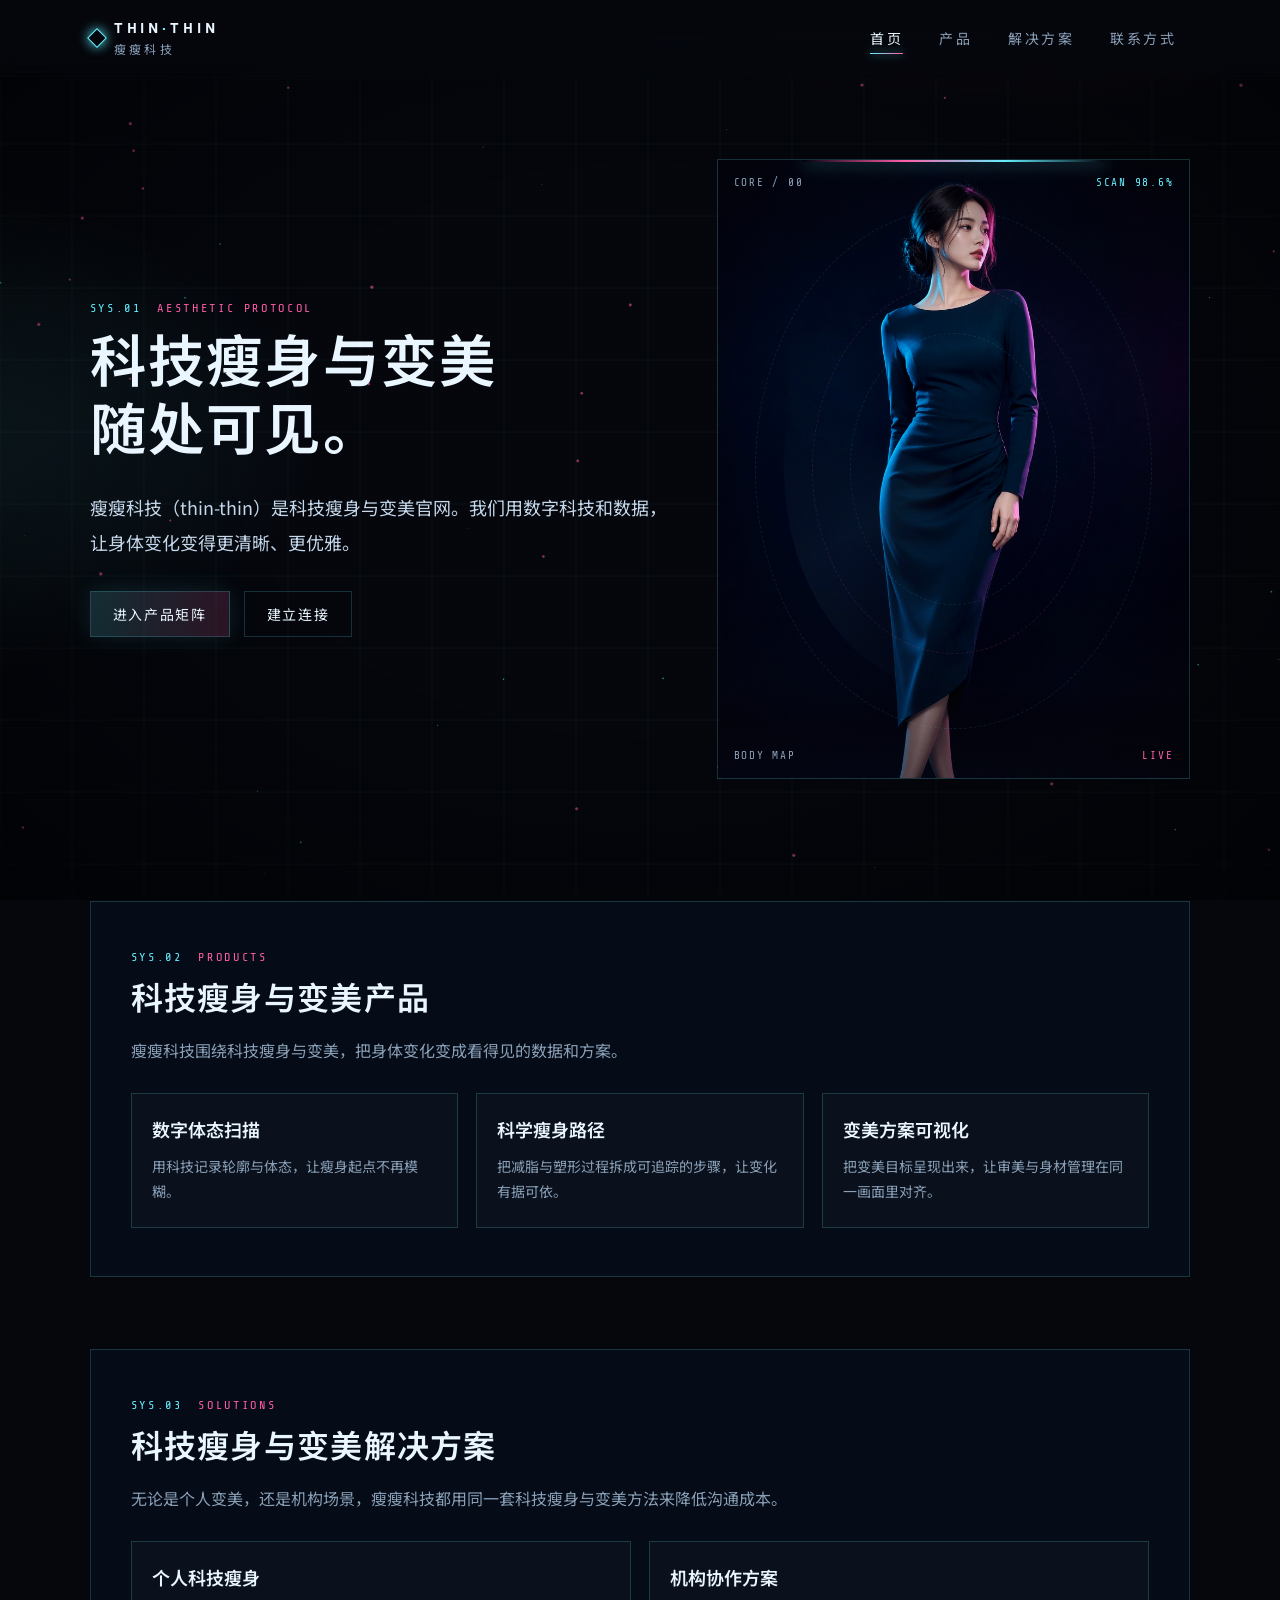
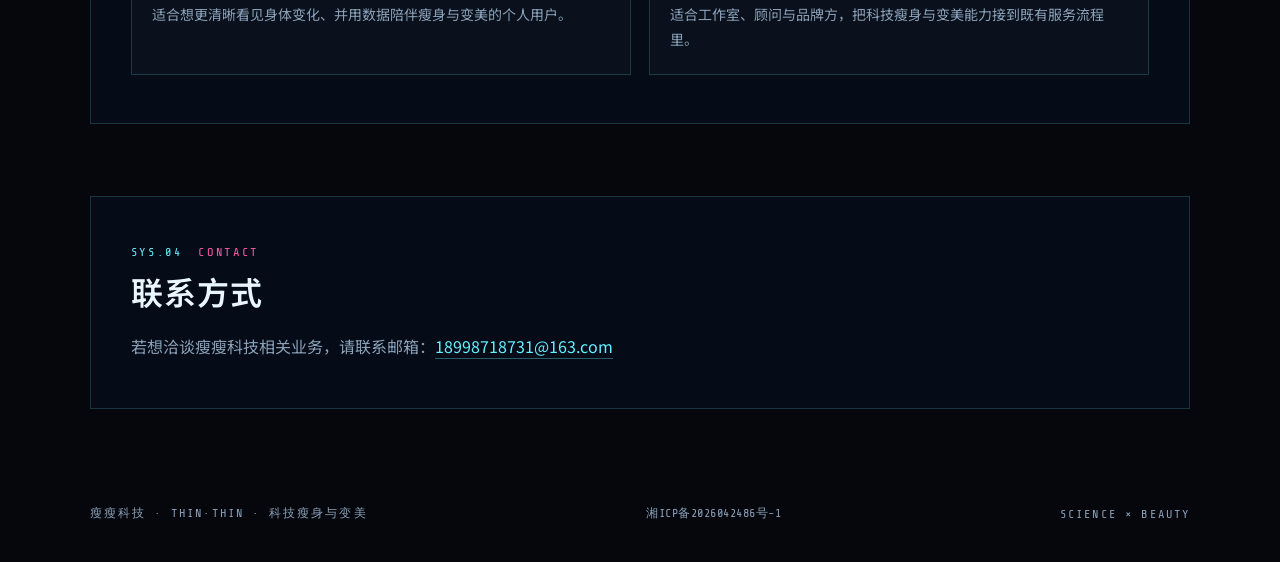
<file: index.html>
<!DOCTYPE html>
<html lang="zh-CN">
<head>
  <meta charset="UTF-8" />
  <script>
    (function () {
      var host = location.hostname.toLowerCase();
      if (host !== "thin-thin.com" && host !== "www.thin-thin.com") return;
      if (location.protocol === "https:" && host === "thin-thin.com") return;
      location.replace("https://thin-thin.com" + location.pathname + location.search + location.hash);
    })();
  </script>
  <meta name="viewport" content="width=device-width, initial-scale=1.0" />
  <title>科技瘦身|瘦瘦科技 thin-thin</title>
  <meta name="description" content="瘦瘦科技（thin-thin）是科技瘦身与变美官网。用数字科技与数据，让身体变化更清晰、更优雅。业务洽谈请联系 18998718731@163.com。" />
  <meta name="keywords" content="瘦瘦科技,thin-thin,科技瘦身与变美,科技瘦身,变美,瘦身,数字变美,体态扫描" />
  <meta name="author" content="瘦瘦科技 thin-thin" />
  <meta name="robots" content="index,follow" />
  <meta name="applicable-device" content="pc,mobile" />
  <meta name="format-detection" content="telephone=no" />
  <link rel="canonical" href="https://thin-thin.com/" />
  <link rel="alternate" hreflang="zh-CN" href="https://thin-thin.com/" />
  <link rel="sitemap" type="application/xml" href="https://thin-thin.com/sitemap.xml" />

  <meta property="og:type" content="website" />
  <meta property="og:locale" content="zh_CN" />
  <meta property="og:site_name" content="瘦瘦科技" />
  <meta property="og:url" content="https://thin-thin.com/" />
  <meta property="og:title" content="科技瘦身 | 瘦瘦科技 thin-thin" />
  <meta property="og:description" content="瘦瘦科技（thin-thin）专注科技瘦身，用数字科技让身体变化更清晰、更优雅。" />
  <meta property="og:image" content="https://thin-thin.com/assets/hero-beauty.jpg" />
  <meta property="og:image:alt" content="瘦瘦科技 thin-thin 科技瘦身" />

  <meta name="twitter:card" content="summary_large_image" />
  <meta name="twitter:title" content="科技瘦身 | 瘦瘦科技 thin-thin" />
  <meta name="twitter:description" content="瘦瘦科技（thin-thin）专注科技瘦身，用数字科技让身体变化更清晰、更优雅。" />
  <meta name="twitter:image" content="https://thin-thin.com/assets/hero-beauty.jpg" />

  <link rel="icon" href="https://thin-thin.com/assets/favicon.svg" type="image/svg+xml" />
  <link rel="preconnect" href="https://fonts.googleapis.com" />
  <link rel="preconnect" href="https://fonts.gstatic.com" crossorigin />
  <link href="https://fonts.googleapis.com/css2?family=Noto+Sans+SC:wght@300;400;500;700&family=Oxanium:wght@400;500;600;700&family=Share+Tech+Mono&display=swap" rel="stylesheet" />
  <link rel="stylesheet" href="css/style.css" />

  <script type="application/ld+json">
  {
    "@context": "https://schema.org",
    "@graph": [
      {
        "@type": "WebSite",
        "@id": "https://thin-thin.com/#website",
        "name": "瘦瘦科技",
        "alternateName": ["thin-thin", "THIN·THIN"],
        "url": "https://thin-thin.com/",
        "inLanguage": "zh-CN",
        "description": "瘦瘦科技（thin-thin）是科技瘦身官网，用数字科技让身体变化更清晰、更优雅。"
      },
      {
        "@type": "Organization",
        "@id": "https://thin-thin.com/#organization",
        "name": "瘦瘦科技",
        "alternateName": "thin-thin",
        "url": "https://thin-thin.com/",
        "email": "18998718731@163.com",
        "logo": "https://thin-thin.com/assets/favicon.svg"
      },
      {
        "@type": "WebPage",
        "@id": "https://thin-thin.com/#webpage",
        "url": "https://thin-thin.com/",
        "name": "科技瘦身 | 瘦瘦科技",
        "isPartOf": { "@id": "https://thin-thin.com/#website" },
        "about": ["瘦瘦科技", "科技瘦身"],
        "inLanguage": "zh-CN",
        "description": "瘦瘦科技（thin-thin）科技瘦身官网。",
        "primaryImageOfPage": {
          "@type": "ImageObject",
          "url": "https://thin-thin.com/assets/hero-beauty.jpg"
        }
      }
    ]
  }
  </script>
</head>
<body>
  <canvas id="field" aria-hidden="true"></canvas>
  <div class="scanlines" aria-hidden="true"></div>
  <div class="vignette" aria-hidden="true"></div>

  <header class="nav" id="nav">
    <a class="brand" href="#home">
      <span class="brand-mark" aria-hidden="true"></span>
      <span class="brand-copy"><span class="brand-text">THIN<span>·</span>THIN</span><span class="brand-cn">瘦瘦科技</span></span>
    </a>
    <button class="menu-toggle" id="menuToggle" aria-label="打开菜单" aria-expanded="false">
      <span></span><span></span><span></span>
    </button>
    <nav class="nav-links" id="navLinks" aria-label="主导航">
      <a href="#home" class="is-active" data-section="home">首页</a>
      <a href="#products" data-section="products">产品</a>
      <a href="#solutions" data-section="solutions">解决方案</a>
      <a href="#contact" data-section="contact">联系方式</a>
    </nav>
  </header>

  <main>
    <section class="hero" id="home">
      <div class="hero-copy">
        <p class="kicker">
          <span>SYS.01</span>
          <span>AESTHETIC PROTOCOL</span>
        </p>
        <h1><span class="hero-line">科技瘦身与变美</span>随处可见。</h1>
        <p class="lede">
          瘦瘦科技（thin-thin）是科技瘦身与变美官网。我们用数字科技和数据，让身体变化变得更清晰、更优雅。
        </p>
        <div class="hero-actions">
          <a class="btn primary" href="#products">进入产品矩阵</a>
          <a class="btn ghost" href="#contact">建立连接</a>
        </div>
      </div>

      <div class="hero-stage">
        <img class="hero-beauty" src="assets/hero-beauty.jpg" width="768" height="1024" alt="瘦瘦科技 thin-thin 科技瘦身与变美：气质出众的纤瘦女性形象" />
        <div class="orbit orbit-a" aria-hidden="true"></div>
        <div class="orbit orbit-b" aria-hidden="true"></div>
        <div class="orbit orbit-c" aria-hidden="true"></div>
        <div class="radar" aria-hidden="true"></div>
        <div class="scan-bar" aria-hidden="true"></div>
        <div class="hud hud-tl" aria-hidden="true">CORE / 00</div>
        <div class="hud hud-tr" aria-hidden="true">SCAN 98.6%</div>
        <div class="hud hud-bl" aria-hidden="true">BODY MAP</div>
        <div class="hud hud-br" aria-hidden="true">LIVE</div>
      </div>
    </section>

    <section class="panel" id="products">
      <header class="panel-head">
        <p class="kicker"><span>SYS.02</span><span>PRODUCTS</span></p>
        <h2>科技瘦身与变美产品</h2>
      </header>
      <p class="panel-note">瘦瘦科技围绕科技瘦身与变美，把身体变化变成看得见的数据和方案。</p>
      <div class="feature-grid">
        <article class="feature-card">
          <h3>数字体态扫描</h3>
          <p>用科技记录轮廓与体态，让瘦身起点不再模糊。</p>
        </article>
        <article class="feature-card">
          <h3>科学瘦身路径</h3>
          <p>把减脂与塑形过程拆成可追踪的步骤，让变化有据可依。</p>
        </article>
        <article class="feature-card">
          <h3>变美方案可视化</h3>
          <p>把变美目标呈现出来，让审美与身材管理在同一画面里对齐。</p>
        </article>
      </div>
    </section>

    <section class="panel" id="solutions">
      <header class="panel-head">
        <p class="kicker"><span>SYS.03</span><span>SOLUTIONS</span></p>
        <h2>科技瘦身与变美解决方案</h2>
      </header>
      <p class="panel-note">无论是个人变美，还是机构场景，瘦瘦科技都用同一套科技瘦身与变美方法来降低沟通成本。</p>
      <div class="feature-grid two">
        <article class="feature-card">
          <h3>个人科技瘦身</h3>
          <p>适合想更清晰看见身体变化、并用数据陪伴瘦身与变美的个人用户。</p>
        </article>
        <article class="feature-card">
          <h3>机构协作方案</h3>
          <p>适合工作室、顾问与品牌方，把科技瘦身与变美能力接到既有服务流程里。</p>
        </article>
      </div>
    </section>

    <section class="panel" id="contact">
      <header class="panel-head">
        <p class="kicker"><span>SYS.04</span><span>CONTACT</span></p>
        <h2>联系方式</h2>
      </header>
      <p class="panel-note">若想洽谈瘦瘦科技相关业务，请联系邮箱：<a class="mail-link" href="mailto:18998718731@163.com">18998718731@163.com</a></p>
    </section>
  </main>

  <footer class="foot">
    <span>瘦瘦科技 · THIN·THIN · 科技瘦身与变美</span>
    <a class="beian" href="https://beian.miit.gov.cn/" target="_blank" rel="noopener">湘ICP备2026042486号-1</a>
    <span>SCIENCE × BEAUTY</span>
  </footer>

  <script src="js/main.js"></script>
</body>
</html>
</file>
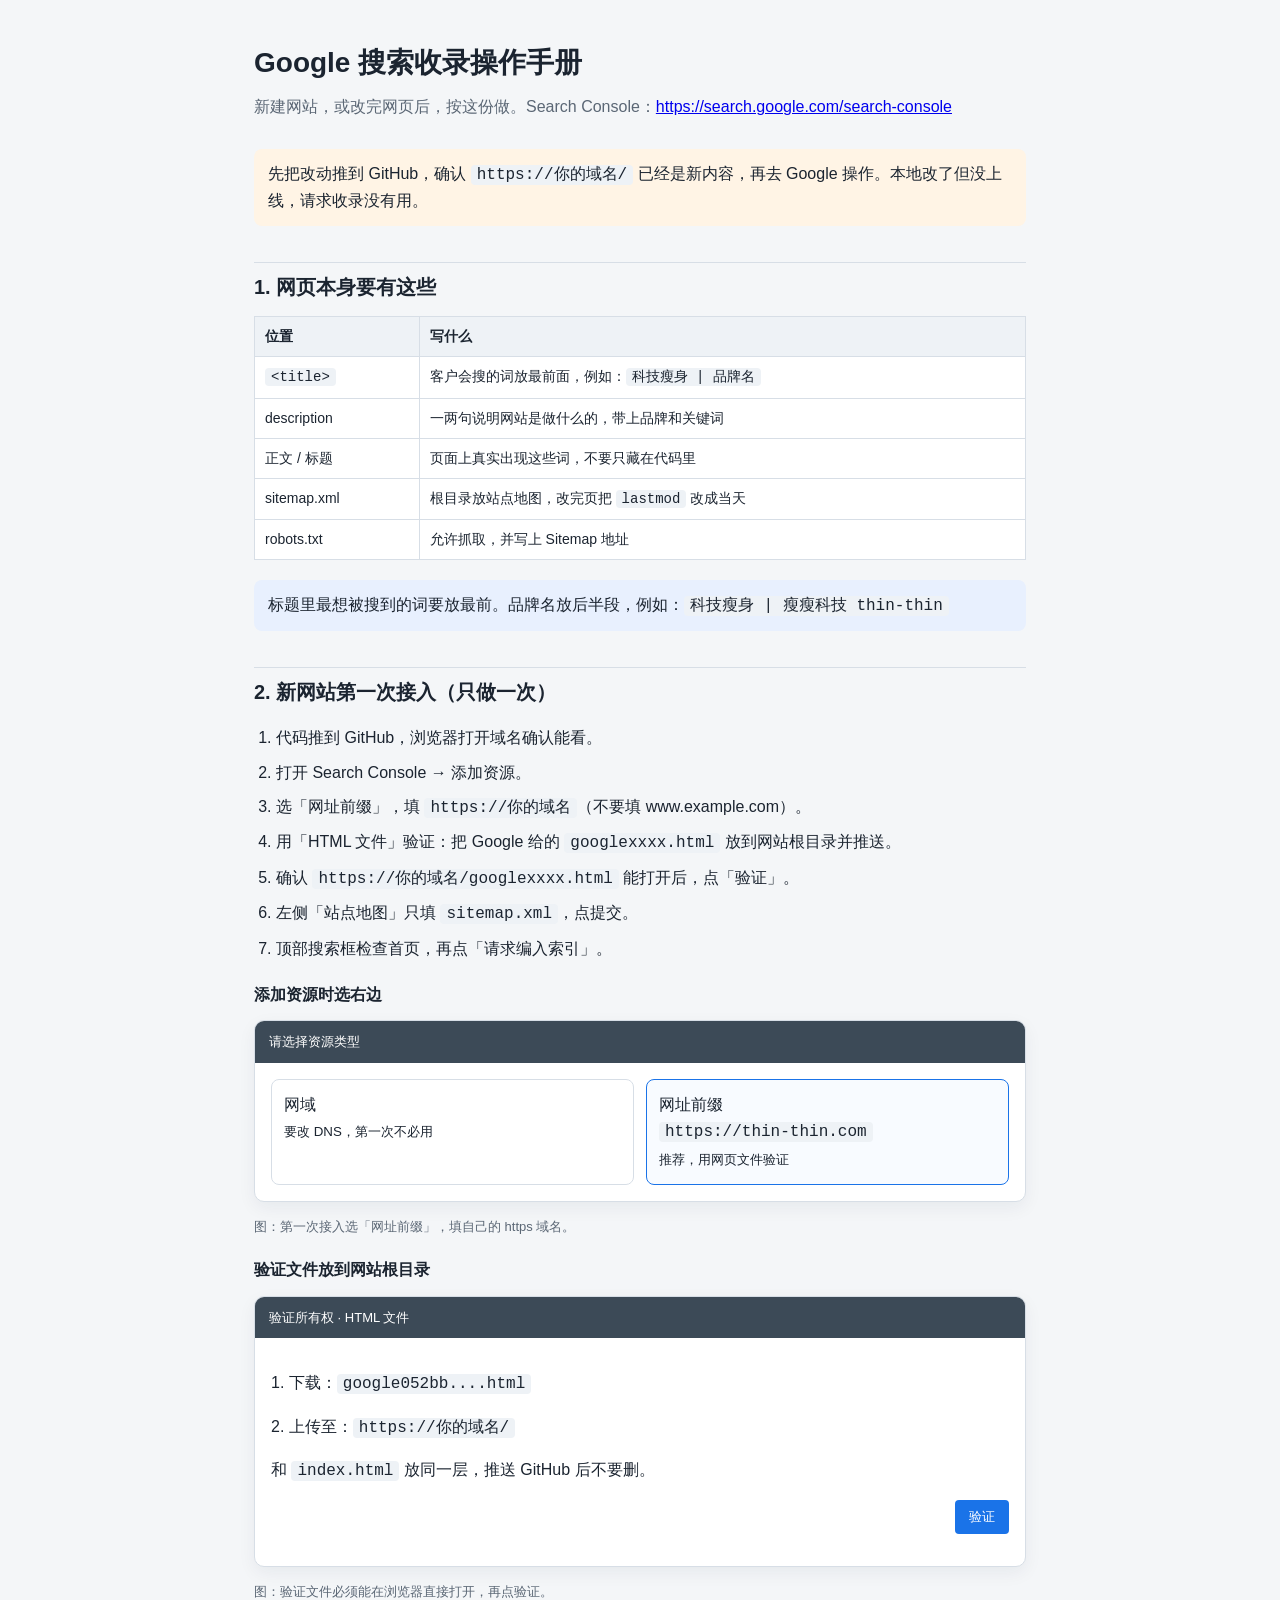
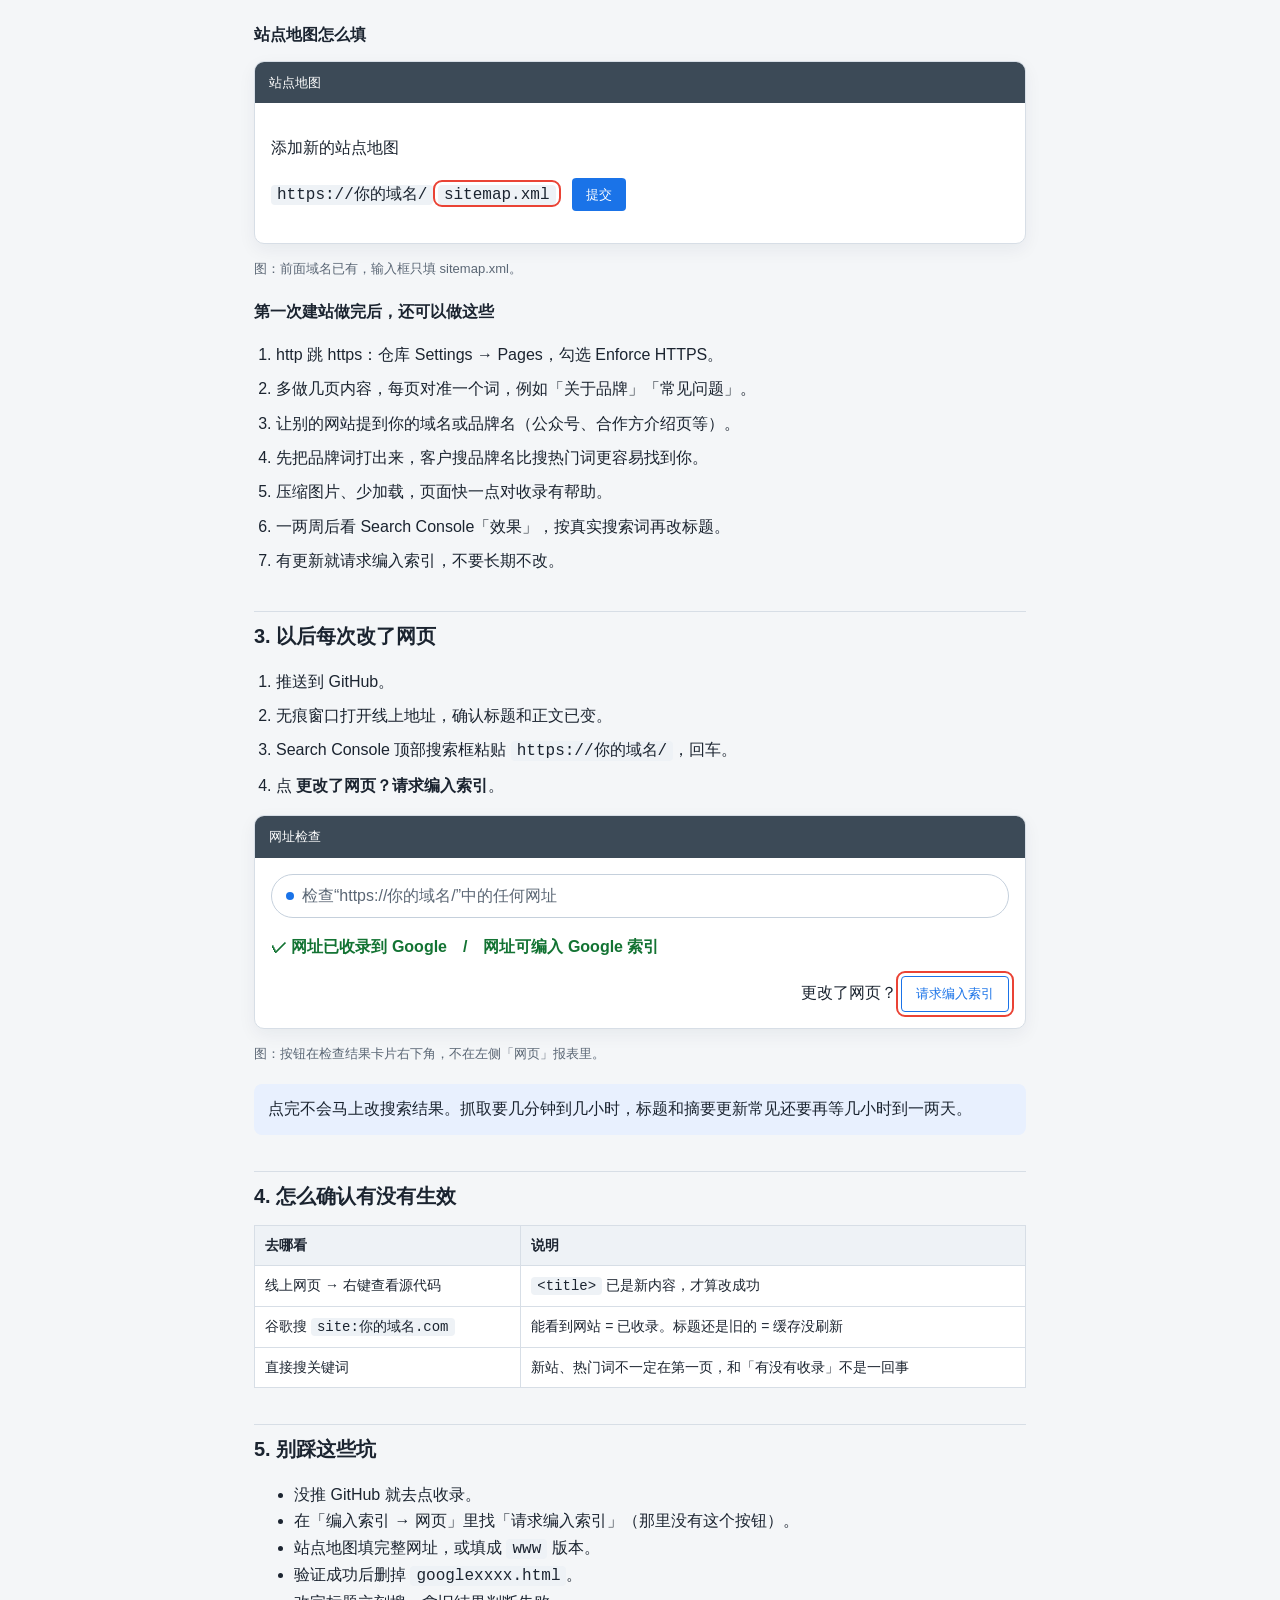
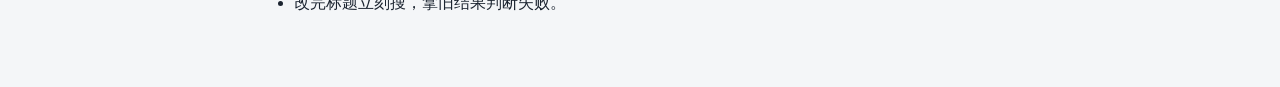
<file: docs/Google-SEO操作手册.html>
<!DOCTYPE html>
<html lang="zh-CN">
<head>
  <meta charset="UTF-8" />
  <meta name="viewport" content="width=device-width, initial-scale=1.0" />
  <title>Google SEO 操作手册</title>
  <style>
    :root { --ink:#1b2430; --muted:#5b6775; --line:#d7dee6; --bg:#f4f6f8; --card:#fff; --hi:#1a73e8; --ok:#137333; --warn:#b06000; }
    * { box-sizing: border-box; }
    body { margin: 0; color: var(--ink); font: 16px/1.65 "Microsoft YaHei", "Noto Sans SC", sans-serif; background: var(--bg); }
    .wrap { max-width: 820px; margin: 0 auto; padding: 40px 24px 72px; }
    h1 { font-size: 28px; margin: 0 0 8px; }
    h2 { font-size: 20px; margin: 36px 0 12px; padding-top: 8px; border-top: 1px solid var(--line); }
    h3 { font-size: 16px; margin: 20px 0 8px; }
    p, li { color: var(--ink); }
    .sub { color: var(--muted); margin: 0 0 28px; }
    .note, .warn { padding: 12px 14px; border-radius: 8px; margin: 12px 0 18px; }
    .note { background: #e8f0fe; }
    .warn { background: #fff4e5; }
    ol.steps { padding-left: 22px; }
    ol.steps li { margin: 8px 0; }
    table { width: 100%; border-collapse: collapse; background: var(--card); margin: 12px 0 20px; }
    th, td { border: 1px solid var(--line); padding: 8px 10px; text-align: left; vertical-align: top; font-size: 14px; }
    th { background: #eef2f6; }
    code { background: #eef2f6; padding: 1px 6px; border-radius: 4px; font-family: Consolas, monospace; }
    .ui { background: #fff; border: 1px solid var(--line); border-radius: 10px; overflow: hidden; margin: 12px 0 22px; box-shadow: 0 6px 18px rgba(20,40,70,.06); }
    .ui-bar { background: #3c4a57; color: #fff; padding: 10px 14px; font-size: 13px; }
    .ui-body { padding: 16px; }
    .search { display: flex; align-items: center; gap: 8px; border: 1px solid #c5d0dc; border-radius: 24px; padding: 8px 14px; color: #5b6775; margin-bottom: 14px; }
    .dot { width: 8px; height: 8px; border-radius: 50%; background: var(--hi); flex: none; }
    .btn { display: inline-block; background: #1a73e8; color: #fff; padding: 6px 14px; border-radius: 4px; font-size: 13px; }
    .btn.ghost { background: #fff; color: #1a73e8; border: 1px solid #1a73e8; }
    .call { outline: 2px solid #ea4335; outline-offset: 3px; border-radius: 4px; }
    .cap { font-size: 13px; color: var(--muted); margin: -8px 0 20px; }
    .ok { color: var(--ok); font-weight: 700; }
    .grid { display: grid; grid-template-columns: 1fr 1fr; gap: 12px; }
    .card { border: 1px solid var(--line); border-radius: 8px; padding: 12px; }
    .card.active { border-color: var(--hi); background: #f8fbff; }
    @media print {
      body { background: #fff; }
      .wrap { padding: 0; }
      h2 { break-before: page; }
      h2:first-of-type { break-before: auto; }
    }
    @media (max-width: 700px) { .grid { grid-template-columns: 1fr; } }
  </style>
</head>
<body>
  <div class="wrap">
    <h1>Google 搜索收录操作手册</h1>
    <p class="sub">新建网站，或改完网页后，按这份做。Search Console：<a href="https://search.google.com/search-console">https://search.google.com/search-console</a></p>

    <div class="warn">先把改动推到 GitHub，确认 <code>https://你的域名/</code> 已经是新内容，再去 Google 操作。本地改了但没上线，请求收录没有用。</div>

    <h2>1. 网页本身要有这些</h2>
    <table>
      <tr><th>位置</th><th>写什么</th></tr>
      <tr><td><code>&lt;title&gt;</code></td><td>客户会搜的词放最前面，例如：<code>科技瘦身 | 品牌名</code></td></tr>
      <tr><td>description</td><td>一两句说明网站是做什么的，带上品牌和关键词</td></tr>
      <tr><td>正文 / 标题</td><td>页面上真实出现这些词，不要只藏在代码里</td></tr>
      <tr><td>sitemap.xml</td><td>根目录放站点地图，改完页把 <code>lastmod</code> 改成当天</td></tr>
      <tr><td>robots.txt</td><td>允许抓取，并写上 Sitemap 地址</td></tr>
    </table>
    <div class="note">标题里最想被搜到的词要放最前。品牌名放后半段，例如：<code>科技瘦身 | 瘦瘦科技 thin-thin</code></div>

    <h2>2. 新网站第一次接入（只做一次）</h2>
    <ol class="steps">
      <li>代码推到 GitHub，浏览器打开域名确认能看。</li>
      <li>打开 Search Console → 添加资源。</li>
      <li>选「网址前缀」，填 <code>https://你的域名</code>（不要填 www.example.com）。</li>
      <li>用「HTML 文件」验证：把 Google 给的 <code>googlexxxx.html</code> 放到网站根目录并推送。</li>
      <li>确认 <code>https://你的域名/googlexxxx.html</code> 能打开后，点「验证」。</li>
      <li>左侧「站点地图」只填 <code>sitemap.xml</code>，点提交。</li>
      <li>顶部搜索框检查首页，再点「请求编入索引」。</li>
    </ol>

    <h3>添加资源时选右边</h3>
    <div class="ui">
      <div class="ui-bar">请选择资源类型</div>
      <div class="ui-body grid">
        <div class="card">网域<br /><small>要改 DNS，第一次不必用</small></div>
        <div class="card active">网址前缀<br /><code>https://thin-thin.com</code><br /><small>推荐，用网页文件验证</small></div>
      </div>
    </div>
    <p class="cap">图：第一次接入选「网址前缀」，填自己的 https 域名。</p>

    <h3>验证文件放到网站根目录</h3>
    <div class="ui">
      <div class="ui-bar">验证所有权 · HTML 文件</div>
      <div class="ui-body">
        <p>1. 下载：<code>google052bb....html</code></p>
        <p>2. 上传至：<code>https://你的域名/</code></p>
        <p>和 <code>index.html</code> 放同一层，推送 GitHub 后不要删。</p>
        <p style="text-align:right"><span class="btn">验证</span></p>
      </div>
    </div>
    <p class="cap">图：验证文件必须能在浏览器直接打开，再点验证。</p>

    <h3>站点地图怎么填</h3>
    <div class="ui">
      <div class="ui-bar">站点地图</div>
      <div class="ui-body">
        <p>添加新的站点地图</p>
        <p><code>https://你的域名/</code> <span class="call"><code>sitemap.xml</code></span>　<span class="btn">提交</span></p>
      </div>
    </div>
    <p class="cap">图：前面域名已有，输入框只填 sitemap.xml。</p>

    <h3>第一次建站做完后，还可以做这些</h3>
    <ol class="steps">
      <li>http 跳 https：仓库 Settings → Pages，勾选 Enforce HTTPS。</li>
      <li>多做几页内容，每页对准一个词，例如「关于品牌」「常见问题」。</li>
      <li>让别的网站提到你的域名或品牌名（公众号、合作方介绍页等）。</li>
      <li>先把品牌词打出来，客户搜品牌名比搜热门词更容易找到你。</li>
      <li>压缩图片、少加载，页面快一点对收录有帮助。</li>
      <li>一两周后看 Search Console「效果」，按真实搜索词再改标题。</li>
      <li>有更新就请求编入索引，不要长期不改。</li>
    </ol>

    <h2>3. 以后每次改了网页</h2>
    <ol class="steps">
      <li>推送到 GitHub。</li>
      <li>无痕窗口打开线上地址，确认标题和正文已变。</li>
      <li>Search Console 顶部搜索框粘贴 <code>https://你的域名/</code>，回车。</li>
      <li>点 <b>更改了网页？请求编入索引</b>。</li>
    </ol>

    <div class="ui">
      <div class="ui-bar">网址检查</div>
      <div class="ui-body">
        <div class="search"><span class="dot"></span> 检查“https://你的域名/”中的任何网址</div>
        <p class="ok">✓ 网址已收录到 Google　/　网址可编入 Google 索引</p>
        <p style="text-align:right;margin:0">更改了网页？ <span class="btn ghost call">请求编入索引</span></p>
      </div>
    </div>
    <p class="cap">图：按钮在检查结果卡片右下角，不在左侧「网页」报表里。</p>

    <div class="note">点完不会马上改搜索结果。抓取要几分钟到几小时，标题和摘要更新常见还要再等几小时到一两天。</div>

    <h2>4. 怎么确认有没有生效</h2>
    <table>
      <tr><th>去哪看</th><th>说明</th></tr>
      <tr><td>线上网页 → 右键查看源代码</td><td><code>&lt;title&gt;</code> 已是新内容，才算改成功</td></tr>
      <tr><td>谷歌搜 <code>site:你的域名.com</code></td><td>能看到网站 = 已收录。标题还是旧的 = 缓存没刷新</td></tr>
      <tr><td>直接搜关键词</td><td>新站、热门词不一定在第一页，和「有没有收录」不是一回事</td></tr>
    </table>

    <h2>5. 别踩这些坑</h2>
    <ul>
      <li>没推 GitHub 就去点收录。</li>
      <li>在「编入索引 → 网页」里找「请求编入索引」（那里没有这个按钮）。</li>
      <li>站点地图填完整网址，或填成 <code>www</code> 版本。</li>
      <li>验证成功后删掉 <code>googlexxxx.html</code>。</li>
      <li>改完标题立刻搜，拿旧结果判断失败。</li>
    </ul>
  </div>
</body>
</html>
</file>
<file: css/style.css>
:root {
  --bg: #05070d;
  --bg-2: #0a1220;
  --ink: #e9f6ff;
  --muted: #8aa0b8;
  --cyan: #64f0ff;
  --magenta: #ff5ca8;
  --line: rgba(100, 240, 255, 0.18);
  --glass: rgba(8, 16, 28, 0.72);
  --radius: 18px;
}

* { box-sizing: border-box; margin: 0; padding: 0; }

html { scroll-behavior: smooth; }

section[id] { scroll-margin-top: 92px; }

body {
  min-height: 100vh;
  color: var(--ink);
  background: radial-gradient(1200px 600px at 80% -10%, rgba(255, 92, 168, 0.16), transparent 55%),
              radial-gradient(900px 500px at -10% 20%, rgba(100, 240, 255, 0.12), transparent 50%),
              var(--bg);
  font-family: "Noto Sans SC", sans-serif;
  overflow-x: hidden;
}

#field {
  position: fixed;
  inset: 0;
  z-index: 0;
  pointer-events: none;
}

.scanlines,
.vignette {
  position: fixed;
  inset: 0;
  pointer-events: none;
  z-index: 1;
}

.scanlines {
  background: repeating-linear-gradient(
    to bottom,
    transparent 0 2px,
    rgba(0, 0, 0, 0.12) 2px 3px
  );
  opacity: 0.25;
}

.vignette {
  background: radial-gradient(ellipse at center, transparent 45%, rgba(0, 0, 0, 0.55) 100%);
}

.nav,
main,
.foot {
  position: relative;
  z-index: 2;
}

.nav {
  position: sticky;
  top: 0;
  z-index: 20;
  display: flex;
  align-items: center;
  justify-content: space-between;
  gap: 24px;
  padding: 18px 7vw;
  background: linear-gradient(to bottom, rgba(5, 7, 13, 0.96), rgba(5, 7, 13, 0.78) 70%, rgba(5, 7, 13, 0.35));
  backdrop-filter: blur(14px);
  border-bottom: 1px solid transparent;
}

.nav.is-scrolled {
  border-bottom-color: var(--line);
}

.brand {
  display: flex;
  align-items: center;
  gap: 10px;
  text-decoration: none;
  color: var(--ink);
}

.brand-mark {
  width: 14px;
  height: 14px;
  border: 1px solid var(--cyan);
  box-shadow: 0 0 12px var(--cyan);
  transform: rotate(45deg);
}

.brand-copy {
  display: flex;
  flex-direction: column;
  gap: 2px;
}

.brand-text {
  font-family: Oxanium, sans-serif;
  font-weight: 700;
  letter-spacing: 0.28em;
  font-size: 14px;
}

.brand-text span { color: var(--cyan); }

.brand-cn {
  font-size: 12px;
  letter-spacing: 0.28em;
  color: var(--muted);
}

.nav-links {
  display: flex;
  gap: 8px;
}

.nav-links a {
  position: relative;
  color: var(--muted);
  text-decoration: none;
  font-size: 14px;
  letter-spacing: 0.18em;
  padding: 10px 14px;
  transition: color 0.2s ease;
}

.nav-links a:hover,
.nav-links a.is-active {
  color: var(--ink);
}

.nav-links a.is-active::after {
  content: "";
  position: absolute;
  left: 14px;
  right: 14px;
  bottom: 4px;
  height: 1px;
  background: linear-gradient(90deg, var(--cyan), var(--magenta));
  box-shadow: 0 0 8px var(--cyan);
}

.menu-toggle {
  display: none;
  width: 42px;
  height: 42px;
  border: 1px solid var(--line);
  background: transparent;
  cursor: pointer;
}

.menu-toggle span {
  display: block;
  width: 18px;
  height: 1px;
  margin: 5px auto;
  background: var(--ink);
}

.hero {
  min-height: calc(100vh - 76px);
  display: grid;
  grid-template-columns: 1.1fr 0.9fr;
  gap: 48px;
  align-items: center;
  padding: 48px 7vw 88px;
}

.kicker {
  display: flex;
  gap: 16px;
  font-family: "Share Tech Mono", monospace;
  font-size: 12px;
  letter-spacing: 0.22em;
  color: var(--cyan);
  margin-bottom: 18px;
}

.kicker span + span { color: var(--magenta); }

.hero h1,
.panel h2 {
  font-family: Oxanium, "Noto Sans SC", sans-serif;
  font-weight: 600;
  letter-spacing: 0.04em;
  line-height: 1.2;
}

.hero-line { white-space: nowrap; display: block; }
.hero h1 {
  font-size: clamp(32px, 4.4vw, 58px);
  margin-bottom: 22px;
  text-wrap: balance;
}

.lede {
  max-width: 36em;
  font-size: 18px;
  line-height: 1.9;
  color: #c5d7ea;
}

.hero-actions {
  display: flex;
  gap: 14px;
  margin-top: 32px;
  flex-wrap: wrap;
}

.btn {
  display: inline-flex;
  align-items: center;
  justify-content: center;
  min-height: 46px;
  padding: 0 22px;
  border: 1px solid var(--line);
  text-decoration: none;
  color: var(--ink);
  font-size: 14px;
  letter-spacing: 0.12em;
  background: transparent;
  cursor: pointer;
  transition: transform 0.2s ease, box-shadow 0.2s ease, background 0.2s ease;
}

.btn.primary {
  background: linear-gradient(90deg, rgba(100, 240, 255, 0.16), rgba(255, 92, 168, 0.16));
  box-shadow: 0 0 24px rgba(100, 240, 255, 0.12);
}

.btn:hover { transform: translateY(-1px); }

.hero-stage {
  position: relative;
  height: min(72vh, 620px);
  border: 1px solid var(--line);
  background: linear-gradient(180deg, rgba(10, 18, 32, 0.6), rgba(5, 7, 13, 0.2));
  overflow: hidden;
}

.hero-beauty {
  position: absolute;
  inset: 0;
  width: 100%;
  height: 100%;
  object-fit: cover;
  object-position: center 12%;
  filter: saturate(1.08) contrast(1.05);
}

.hero-stage::after {
  content: "";
  position: absolute;
  inset: 0;
  z-index: 1;
  background:
    linear-gradient(180deg, rgba(5, 7, 13, 0.18), transparent 22%, transparent 68%, rgba(5, 7, 13, 0.42)),
    radial-gradient(ellipse at center, transparent 42%, rgba(5, 7, 13, 0.28) 100%);
  pointer-events: none;
}

.orbit {
  position: absolute;
  inset: 8%;
  border: 1px dashed rgba(100, 240, 255, 0.18);
  border-radius: 50%;
  pointer-events: none;
  opacity: 0.55;
}

.orbit-b { inset: 20%; border-color: rgba(255, 92, 168, 0.25); animation: spin 18s linear infinite; }
.orbit-c { inset: 28%; animation: spin 26s linear infinite reverse; }
.orbit-a { animation: spin 32s linear infinite; }

.radar {
  position: absolute;
  inset: 14%;
  border-radius: 50%;
  background: conic-gradient(from 180deg, transparent, rgba(100, 240, 255, 0.12), transparent 32%);
  animation: spin 7s linear infinite;
  pointer-events: none;
  opacity: 0.4;
}

.hud,
.scan-bar,
.orbit,
.radar {
  z-index: 2;
}

.scan-bar {
  position: absolute;
  left: 18%;
  right: 18%;
  height: 2px;
  background: linear-gradient(90deg, transparent, var(--magenta), var(--cyan), transparent);
  box-shadow: 0 0 18px var(--cyan);
  animation: scan 3.6s ease-in-out infinite;
}

.hud {
  position: absolute;
  font-family: "Share Tech Mono", monospace;
  font-size: 11px;
  letter-spacing: 0.16em;
  color: var(--muted);
}

.hud-tl { top: 16px; left: 16px; }
.hud-tr { top: 16px; right: 16px; color: var(--cyan); }
.hud-bl { bottom: 16px; left: 16px; }
.hud-br { bottom: 16px; right: 16px; color: var(--magenta); }

.panel {
  margin: 0 7vw 72px;
  padding: 48px 40px;
  border: 1px solid var(--line);
  background: var(--glass);
}

.panel h2 { font-size: 32px; margin-bottom: 16px; }

.panel h3 {
  font-family: Oxanium, "Noto Sans SC", sans-serif;
  font-size: 18px;
  font-weight: 600;
  margin-bottom: 10px;
}

.panel-note {
  color: var(--muted);
  font-size: 16px;
  line-height: 1.8;
}

.feature-grid {
  display: grid;
  grid-template-columns: repeat(3, minmax(0, 1fr));
  gap: 18px;
  margin-top: 28px;
}

.feature-grid.two {
  grid-template-columns: repeat(2, minmax(0, 1fr));
}

.feature-card {
  border: 1px solid var(--line);
  padding: 22px 20px;
  background: rgba(255, 255, 255, 0.02);
}

.feature-card p {
  color: var(--muted);
  font-size: 14px;
  line-height: 1.8;
}

.panel-note {
  color: var(--muted);
  font-size: 16px;
  line-height: 1.8;
}

.mail-link {
  color: var(--cyan);
  text-decoration: none;
  border-bottom: 1px solid rgba(100, 240, 255, 0.35);
  word-break: break-all;
}

.mail-link:hover {
  color: var(--ink);
  box-shadow: 0 0 12px rgba(100, 240, 255, 0.25);
}

.foot {
  display: flex;
  justify-content: space-between;
  align-items: center;
  flex-wrap: wrap;
  gap: 10px 20px;
  padding: 24px 7vw 40px;
  color: var(--muted);
  font-family: "Share Tech Mono", monospace;
  font-size: 12px;
  letter-spacing: 0.18em;
}

.beian {
  color: var(--muted);
  text-decoration: none;
  letter-spacing: 0.04em;
}

.beian:hover {
  color: var(--cyan);
}

@keyframes spin { to { transform: rotate(360deg); } }

@keyframes scan {
  0%, 100% { top: 18%; opacity: 0.3; }
  50% { top: 78%; opacity: 1; }
}

@media (max-width: 900px) {
  .menu-toggle { display: block; }
  .nav-links {
    display: none;
    position: absolute;
    top: 100%;
    right: 7vw;
    left: 7vw;
    flex-direction: column;
    padding: 12px;
    background: var(--glass);
    border: 1px solid var(--line);
  }
  .nav-links.is-open { display: flex; }
  .hero { grid-template-columns: 1fr; min-height: auto; padding-top: 28px; }
  .hero-stage { height: 380px; }
  .panel { padding: 32px 22px; }
  .feature-grid,
  .feature-grid.two { grid-template-columns: 1fr; }
}
</file>
